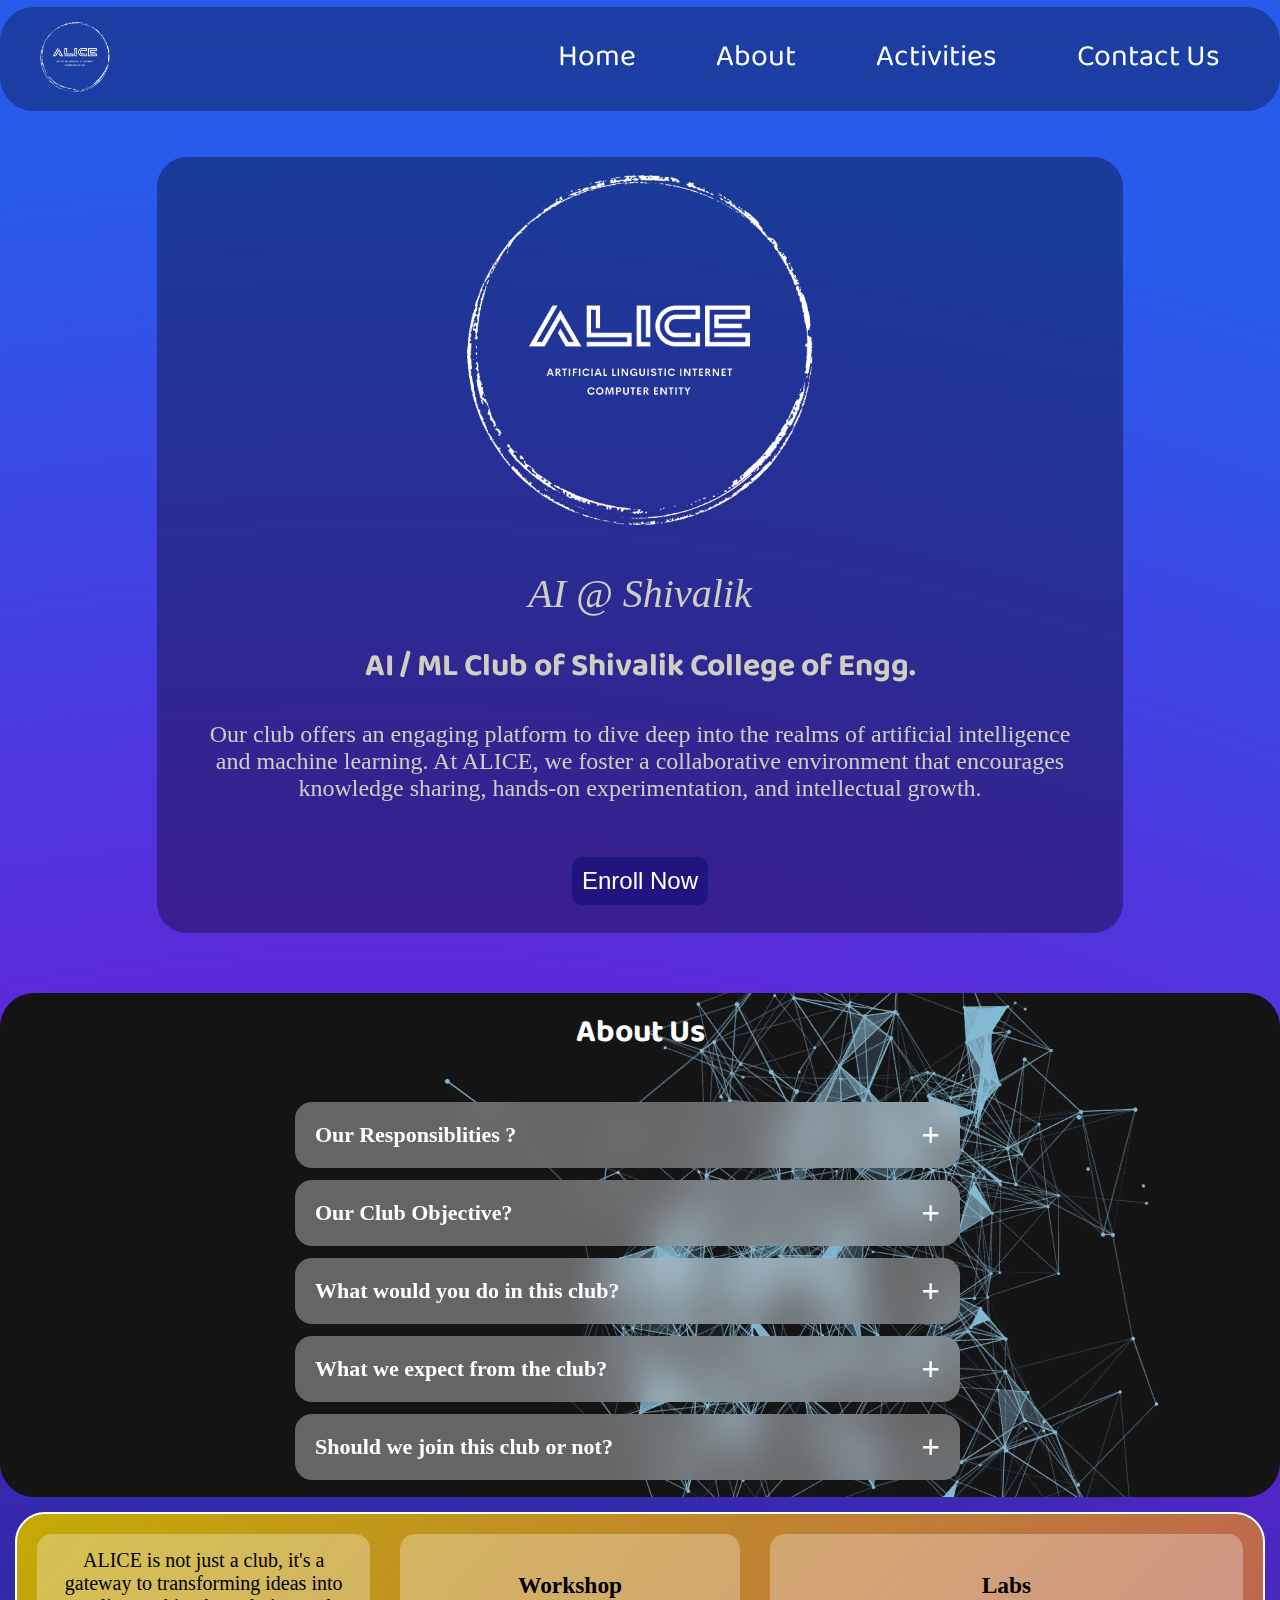
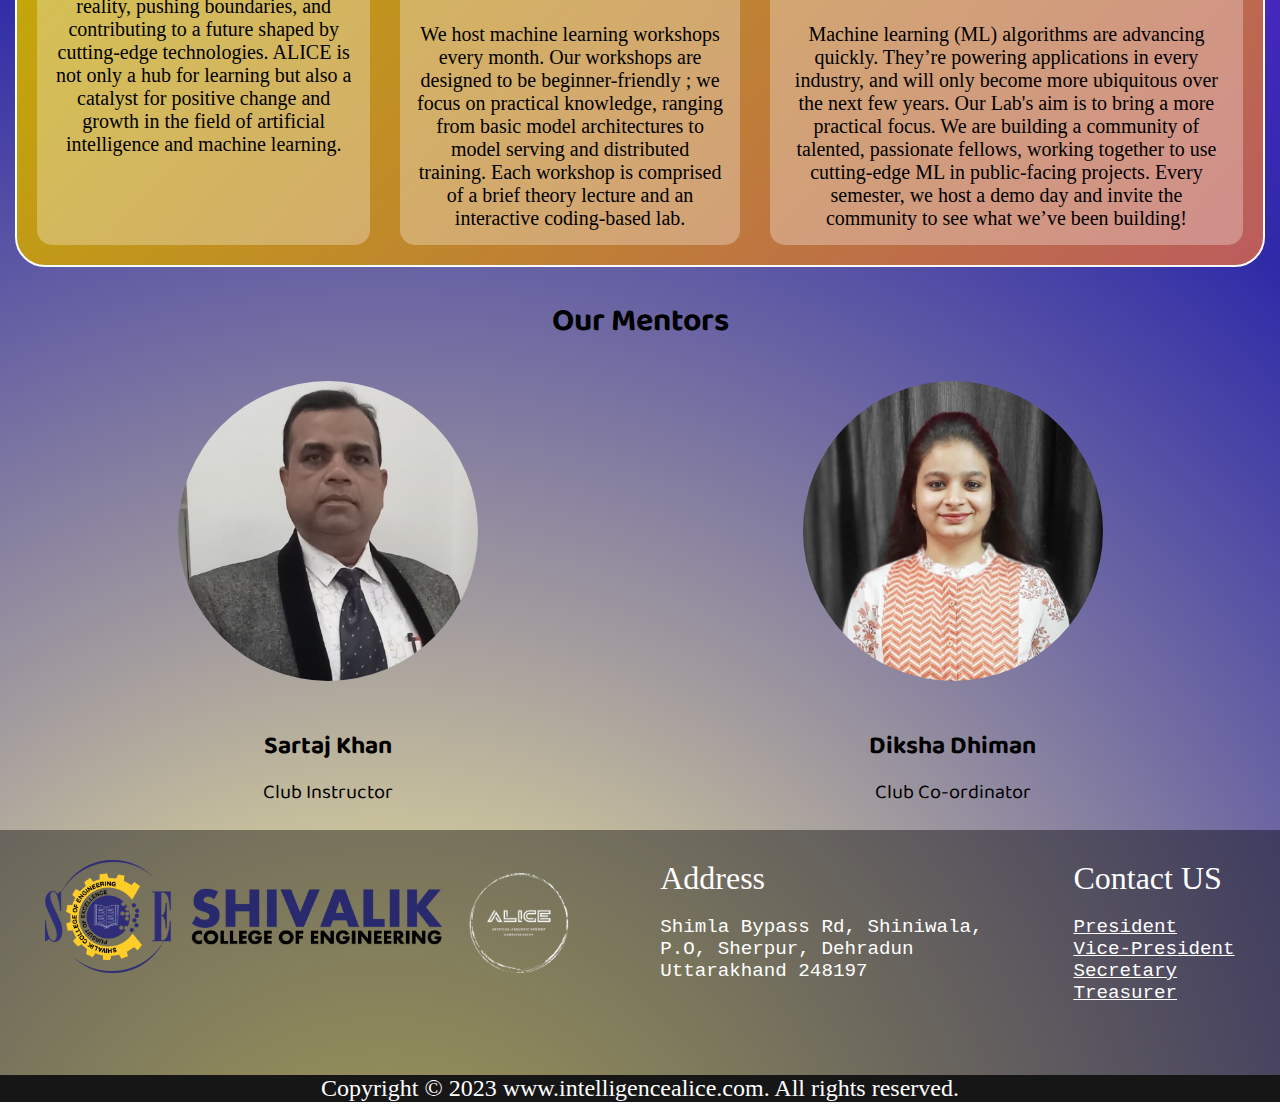
<file: index.html>
<!DOCTYPE html>
<html lang="en">

<head>
    <meta charset="UTF-8">
    <meta name="viewport" content="width=device-width, initial-scale=1.0">
    <link
        href="https://fonts.googleapis.com/css2?family=Baloo+Bhaina+2&family=Caveat&family=Itim&family=Nunito:ital,wght@1,300&family=Overlock&display=swap"
        rel="stylesheet">
        <link rel="stylesheet" href="style.css">
        <link rel="stylesheet" media="screen and (max-width: 1000px)" href="phone.css">
    <title>ALICE</title>
</head>

<body oncontextmenu="return false;">
    <div class="upper" id="home">
        <div class="navigation">
            <div class="logocontainer">
                <img src="svg-formatter-beautifier.png">
                <!-- <img src="logo_single.png"> -->
            </div>
            <div id="navbar">
                <li id="nav-item"><a href="#home">Home</a></li>
                <li id="nav-item"><a href="#about">About</a></li>
                <li id="nav-item"><a href="#services">Activities</a></li>
                <li id="nav-item"><a href=#footer>Contact Us</a></li>
            </div>
            <div class="options">=</div>

        </div>
        <div class="intro-section">
            <img src="svg-formatter-beautifier.png">
            <!-- <img src="Royal_Tech-removebg-preview.png"> -->
            <div class="intro">
                <p><i>AI @ Shivalik</i></p>
                <h1>AI / ML Club of Shivalik College of Engg.</h1>
                Our club offers an engaging platform to dive deep into the realms of artificial intelligence and machine learning.

                At ALICE, we foster a collaborative environment that encourages knowledge sharing, hands-on experimentation, and intellectual growth.
            </div>
            <button><a href="https://forms.gle/bRuoJeEAjkXhaEyi7" target="_blank">Enroll Now</a></button>
        </div>
    </div>

    <div class="questions" id="about">
        <h1>About Us</h1>
        <ul class="faq">
            <li>
                <input type="radio" name="question" id="1">
                <label for="1">Our Responsiblities ?</label>
                <div class="container1">
                    <p>We conduct meetups, workshops, and seminars provide opportunities to learn from leading experts,
                        engage in thought-provoking discussions, and stay updated on the latest trends and breakthroughs in AI and ML.</p>
                </div>
            </li>
            <li>
                <input type="radio" name="question" id="2">
                <label for="2"> Our Club Objective?</label>
                <div class="container1">
                    <p>ALICE is dedicated to empowering members with the knowledge and skills needed to excel in the world of AI and ML. 
                        Through interactive workshops, collaborative projects, and a supportive community, we aim to cultivate a deep understanding 
                        of these cutting-edge technologies.</p>
                </div>
            </li>
            <li>
                <input type="radio" name="question" id="3">
                <label for="3">What would you do in this club?</label>
                <div class="container1">
                    <p>Your active involvement would encompass a range of valuable contributions. You would eagerly participate in 
                        workshops and hands-on projects, collaborating with fellow members to apply AI and ML concepts to real-world challenges.
                        Leveraging your extensive knowledge, You would readily share insights, answer questions, 
                     and engage in discussions to foster a deeper understanding of AI's concepts.</p>
                </div>
            </li>
            <li>
                <input type="radio" name="question" id="4">
                <label for="4">What we expect from the club?</label>
                <div class="container1">
                    <p>As a potential member, your expectations from the club should revolve around a vibrant community 
                        of individuals who share similar interests. You should anticipate engaging discussions, collaborative activities, 
                        and opportunities to learn and develop new skills. You should look forward to networking and building meaningful relationships with fellow members with 
                        supportive and inclusive environment where ideas are exchanged, and personal growth is nurtured.</p>
                </div>
            </li>
            <li>
                <input type="radio" name="question" id="5">
                <label for="5">Should we join this club or not?</label>
                <div class="container1">
                    <p>Deciding whether to join a club hinges on a variety of factors that are uniquely tied to your personal preferences and aspirations.
                        First and foremost, consider if the club's focus aligns with your passions and interests. 
                        By becoming a member, you'd likely immerse yourself in an environment where those shared interests take center stage.</p>
                </div>
            </li>
        </ul>
        
    </div>

<!--     <div class="services" id="services">
        <h1>Our Activities</h1> -->
        <div class="section" id="services">

            <div class="section-items">
                
                ALICE is not just a club, it's a gateway to transforming ideas into reality, 
                pushing boundaries, and contributing to a future shaped by cutting-edge technologies.
                ALICE is not only a hub for learning but also a catalyst for positive change and growth in 
                the field of artificial intelligence and machine learning.
            </div>
            <div class="section-items">
                <h3>Workshop</h3>
                We host machine learning workshops every month.
                Our workshops are designed to be beginner-friendly ; 
                we focus on practical knowledge, ranging from basic model 
                architectures to model serving and distributed training. 
                Each workshop is comprised of a brief theory lecture and an interactive coding-based lab.
            </div>
            <div class="section-items">
                <h3>Labs</h3>
                Machine learning (ML) algorithms are advancing quickly.
                They’re powering applications in every industry, and will only 
                become more ubiquitous over the next few years. Our Lab's aim is 
                to bring a more practical focus. We are building a community of talented, 
                passionate fellows, working together to use cutting-edge ML in public-facing projects.
                Every semester, we host a demo day and invite the community to see what we’ve been building!
            </div>
        </div>
<!--     </div> -->
    

    <div class="persons">
        <div class="mentors">
            <h1>Our Mentors</h1>
            <div class="teachers">
                <div class="head">
                    <img src="hod.jpeg">
                    <h3>Sartaj Khan</h3>
                    Club Instructor
                </div>
                <div class="coordinator">
                    <img src="coordinator.jpeg">
                    <h3>Diksha Dhiman</h3>
                    Club Co-ordinator
                </div>
            </div>
        </div>
        <!-- <div class="team">
            <h1>Our Team</h1>
        </div> -->
    </div>
    
    <!-- <div class="gototop">
        <a href="#home"><button>⬆</button></a>
    </div> -->
    <footer id="footer">
        <div class="footer-items" id="shivalik">
            <img src="shivalik_logo.png" loading="lazy">
            <img src="svg-formatter-beautifier.png" id="footerlogo">
            <!-- <p>Lorem ipsum dolor, sit amet consectetur adipisicing elit. Veniam quisquam harum blanditiis debitis maxime
                eius.</p> -->
        </div>
        <div class="footer-items" id="address">
            <label>Address</label>
            <pre>
Shimla Bypass Rd, Shiniwala,
P.O, Sherpur, Dehradun
Uttarakhand 248197
            </pre>
        </div>
        <div class="footer-items" id="contact">
            <label>Contact US</label>
            <pre>
<a href="https://www.linkedin.com/in/harsh-vardhan-2878a0229/">President</a>
<a href="https://www.linkedin.com/in/uday-gupta-97845b201/">Vice-President</a>
<a href="https://www.linkedin.com/in/kriti-jaiswal-8964ba250/">Secretary</a>
<a href="https://www.linkedin.com/in/anmol-gupta-b6a8b7228/">Treasurer</a>
            </pre>
        </div>
    </footer>
    <div class="copyright">
        Copyright &copy; 2023 www.intelligencealice.com. All rights reserved.
    </div>
</body>

<script>
    document.onkeydown=function(e){
        if(event.keyCode == 123){
            return false;
        }
        if(e.ctrlKey && e.shiftKey && e.keyCode == 'I'.charCodeAt(0)){
            return false;
        }
        if(e.ctrlKey && e.shiftKey && e.keyCode == 'J'.charCodeAt(0)){
            return false;
        }
        if(e.ctrlKey && e.shiftKey && e.keyCode == 'C'.charCodeAt(0)){
            return false;
        }
        if(e.ctrlKey && e.keyCode == 'U'.charCodeAt(0)){
            return false;
        }
    }
</script>

</html>
</file>
<file: style.css>
html {
    scroll-behavior: smooth;
}

body {
    padding: 0;
    margin: 0;
    background-color: rgb(23, 22, 22);
    background: radial-gradient(circle at 30% 107%, #fdf497 0%, #fdf497 5%, #2e2aa8 45%, #6224d6 60%, #285aeb 90%);
}
h1{
    margin: 10px auto;
    padding: 10px;
    text-align: center;
    font-size: 2rem;
    font-family: 'Baloo Bhaina 2', 'Nunito', 'Overlock', 'Caveat', Georgia, 'Times New Roman', Times, serif;
}

.upper {
    /* border: 2px solid black; */
    border-radius: 34px;
    margin: 7px;
    /* background: radial-gradient(circle at 30% 107%, #fdf497 0%, #fdf497 5%, #2e2aa8 45%, #6224d6 60%, #285aeb 90%); */
    /* height: 98vh; */
    display: flex;
    flex-direction: column;
    /* align-items: right; */
}

.navigation {
    display: block;
    overflow: hidden;
    position: fixed;
    top: 7px;
    left: 0px;
    width: 100%;
    /* margin: auto; */
    /* margin-right: 7px; */
    background-color: rgba(0, 0, 0, 0.3);
    border-radius: 34px;
    backdrop-filter: blur(40px);
    z-index: 2;
}

.logocontainer {
    /* border: 2px solid black; */
    display: inline;
    float: left;
    margin: 15px 40px;
}
.logocontainer img {
    width: 70px;
}

#navbar {
    display: flex;
    float: right;
    margin: 5px 20px;
}
#navbar li {
    font-family: 'Baloo Bhaina 2', 'Nunito', 'Overlock', 'Caveat', Georgia, 'Times New Roman', Times, serif;
    list-style: none;
    margin-top: 10px;
    list-style: none;
}
#navbar li a {
    display: inline-block;
    margin: 7px 20px;
    padding: 0px 20px;
    font-size: 1.9rem;
    color: white;
    text-decoration: none;
}
#navbar li a::after {
    content: "";
    display: block;
    width: 100%;
    height: 4px;
    background-color: white;
    transform: scale(0);
}
#navbar li a:hover::after {
    transform: scale(1);
}
.options{
    display: none;
}

.intro-section {
    /* border: 2px solid white; */
    display: flex;
    flex-direction: column;
    margin: 150px auto;
    margin-bottom: 50px;
    width: 75%;
    /* height: 350px; */
    border-radius: 30px;
    padding: 8px;
    background-color: rgba(0, 0, 0, 0.347);
    backdrop-filter: blur(30px);
    font-size: 1.5rem;
    color: #cfcec0;
}
.intro-section img{
    width: 350px;
    margin: 10px auto;
}
.intro{
    margin: 35px;
    /* color: white; */
    text-align: center;
}
.intro p{
    font-size: 2.5rem;
    margin: 0;
}
.intro-section a{
    text-decoration: none;
    color: white;
}
.intro-section button{
    display: inline-block;
    margin: 20px auto;
    font-size: 1.5rem;
    background-color: rgba(20, 20, 194, 0.3);
    backdrop-filter: blur(20px);
    border: 0px solid white;
    border-radius: 10px;
    padding: 10px;
}
.intro-section button:hover{
    background-color: rgba(0, 0, 255, 0.3);
    position: relative;
    bottom: 2px;
    right: 2px;
    box-shadow: 2px 2px 2px white;
}

.section {
    display: flex;
    border: 2px solid white;
    border-radius: 30px;
    justify-content: center;
    margin: 15px;
    padding: 5px;
    background: linear-gradient(132deg, #c3aa05, #b50eb5, #3f4dcd);
    animation: Gradient 3s ease infinite;
    /* background: linear-gradient(132deg, #c3aa05, #b50eb5, #3f4dcd); */
    background-size: 400% 400%;
    position: relative;
    text-align: center;
}
@keyframes Gradient {
    0% {
      background-position:0% 50%;
    }
    50% {
      background-position: 100% 50%;
    }
    100% {
      background-position: 0% 50%;
    }
}
.section-items {
    /* border: 2px solid white; */
    margin: 15px;
    padding: 15px;
    border-radius: 15px;
    background-color: rgba(255, 255, 255, 0.3);
    font-size: 20px;
    /* backdrop-filter: blur(20px); */
}

/* @keyframes change-background {
  0% {
    background: radial-gradient(circle at 30% 107%, #97b1fd 0%, #97b1fd 5%, #504beb 45%, #9668da 60%, #4c6fd7 90%);
  }
  25% {
    background: radial-gradient(circle at 30% 107%, #97b1fd 0%, #97b1fd 5%, #504beb 45%, #a149e4 60%, #285aeb 90%);
  }
  50% {
    background: radial-gradient(circle at 30% 107%, #97b1fd 0%, #97b1fd 5%, #504beb 45%, #a344ec 60%, #1e52ec 90%);
  }
  75% {
    background: radial-gradient(circle at 30% 107%, #97b1fd 0%, #97b1fd 5%, #504beb 45%, #a149e4 60%, #285aeb 90%);
  }
  100% {
    background: radial-gradient(circle at 30% 107%, #97b1fd 0%, #97b1fd 5%, #504beb 45%, #9668da 60%, #4c6fd7 90%);
  }
} */
.section-items:hover {
    position: relative;
    bottom: 7px;
    right: 7px;
    box-shadow: 7px 7px 7px white;
    /* transition: 0.5s; */
}
.teachers{
    display: flex;
    justify-content: space-around;
    text-align: center;
    font-size: 20px;
    margin: 15px;
    font-family: 'Baloo Bhaina 2', 'Nunito', 'Overlock', 'Caveat', Georgia, 'Times New Roman', Times, serif;
}
.teachers h3{
    font-size: 25px;
    margin-bottom: 0px;
}
.teachers img{
    width: 300px;
    border-radius: 50%;
}


.questions{
    background: url('ai_bot_2\ 1.gif') no-repeat center center/cover; 
    /* height: 100vh;  */
    border-radius: 34px;
    color: white;
}
.faq{
    margin: auto;
    /* width: 100%; */
    max-width: 700px; 
    padding: 10px;
}
.faq li{
    list-style: none;
    width: 95%;
    padding: 5px;
    font-size: 19px;
}
.faq  li label{
    display: flex;
    align-items: center;
    padding: 20px;
    font-size: 22px;
    font-weight: 600;
    margin-bottom: 2px;
    cursor: pointer;
    position: relative;
    background-color: rgba(255, 255, 255, 0.347);
    backdrop-filter: blur(20px);
    border-radius: 17px;
}
.faq  li label::after{
    content: '+';
    font-size: 33px;
    position: absolute;
    right: 20px;
    transition: transform 0.6s;
}
input[type="radio"]
{
    display: none;
}
.faq .container1{
    background-color: rgba(0, 0, 0, 0.347);
    backdrop-filter: blur(10px);
    border-radius: 17px;
    text-align: left;
    padding:0px 20px;
    max-height: 0;
    overflow: hidden;
    transition: max-height 0.5s,padding 0.5s;

}
.faq input[type="radio"]:checked+label+.container1{
    max-height: 600px;
    padding: 30px 20px;
}
.faq input[type="radio"]:checked+label::after{
    transform: rotate(137deg);
}


footer {
    background-color: rgba(0, 0, 0, 0.403);
    color: white;
    display: flex;
    justify-content: space-around;
}
.footer-items {
    margin: 30px;
}
.footer-items label {
    font-size: 2rem;
}
.footer-items pre{
    font-size: 1.2rem;
    text-decoration: none;
}
.footer-items a{
    color: white;
}
footer img{
    width: 400px;
}
/* #shivalik{
    display: flex;
    flex-direction: column;
} */
#footerlogo{
    width: 100px;
    margin-left: 20px;
}

.gototop button {
    background-color: rgba(128, 128, 128, 0.109);
    margin: 15px;
    padding: 0px 20px;
    border-radius: 100%;
    position: fixed;
    bottom: 15px;
    right: 15px;
    font-size: 3rem;
    border: 2px solid white;
    outline: 3px solid green;
    outline-offset: -7px;
    transition: 0.2s;
    color: white;
}

.gototop button:hover {
    cursor: pointer;
    outline-offset: 3px;
}

.copyright{
    text-align: center;
    font-size: 1.5rem;
    background-color: rgb(23, 22, 22);
    color: white;
}
</file>
<file: phone.css>
.navigation{
    display: flex;
    flex-direction: column;
    top: 0px;
    justify-content: center;

    /* left: 0px; */
    /* width: 100%; */
}
#navbar {
    /* display: none !important; */
    margin: 0px;
}
#navbar li a {
    margin: 7px 10px;
    padding: 0px 10px;
    font-size: 1.2rem;
    color: white;
    text-decoration: none;
}
.logocontainer img{
    display: block;
    margin: auto;
    width: 50px;
}
#navbar{
    display: flex;
    justify-content: center;
}
#navbar li a {
    font-size: 1.2rem;
}
@media screen and (max-width: 450px) {
    #navbar li a {
        font-size: 0.7rem;
    }
}
.intro-section{
    font-size: 1rem;
}
.intro-section img{
    width: 150px;
}
.intro h1{
    font-size: 1.2rem;
}
.intro p{
    font-size: 1.5rem;
}
.section{
    flex-direction: column;
}

.teachers{
    font-size: 16px;
}
.teachers h3{
    font-size: 19px;
}
.teachers img{
    width: 100px;
}

footer {
    display: flex;
    flex-direction: column;
    justify-content: center;
}
footer img{
    width: 200px;
}
.footer-items {
    margin: 15px;
}
.footer-items label {
    font-size: 1.5rem;
}
.footer-items pre{
    font-size: 1rem;
}
.footer-items a{
    color: darkblue;
}
#footerlogo{
    width: 50px;
}
.copyright{
    font-size: 1rem;
}
</file>
